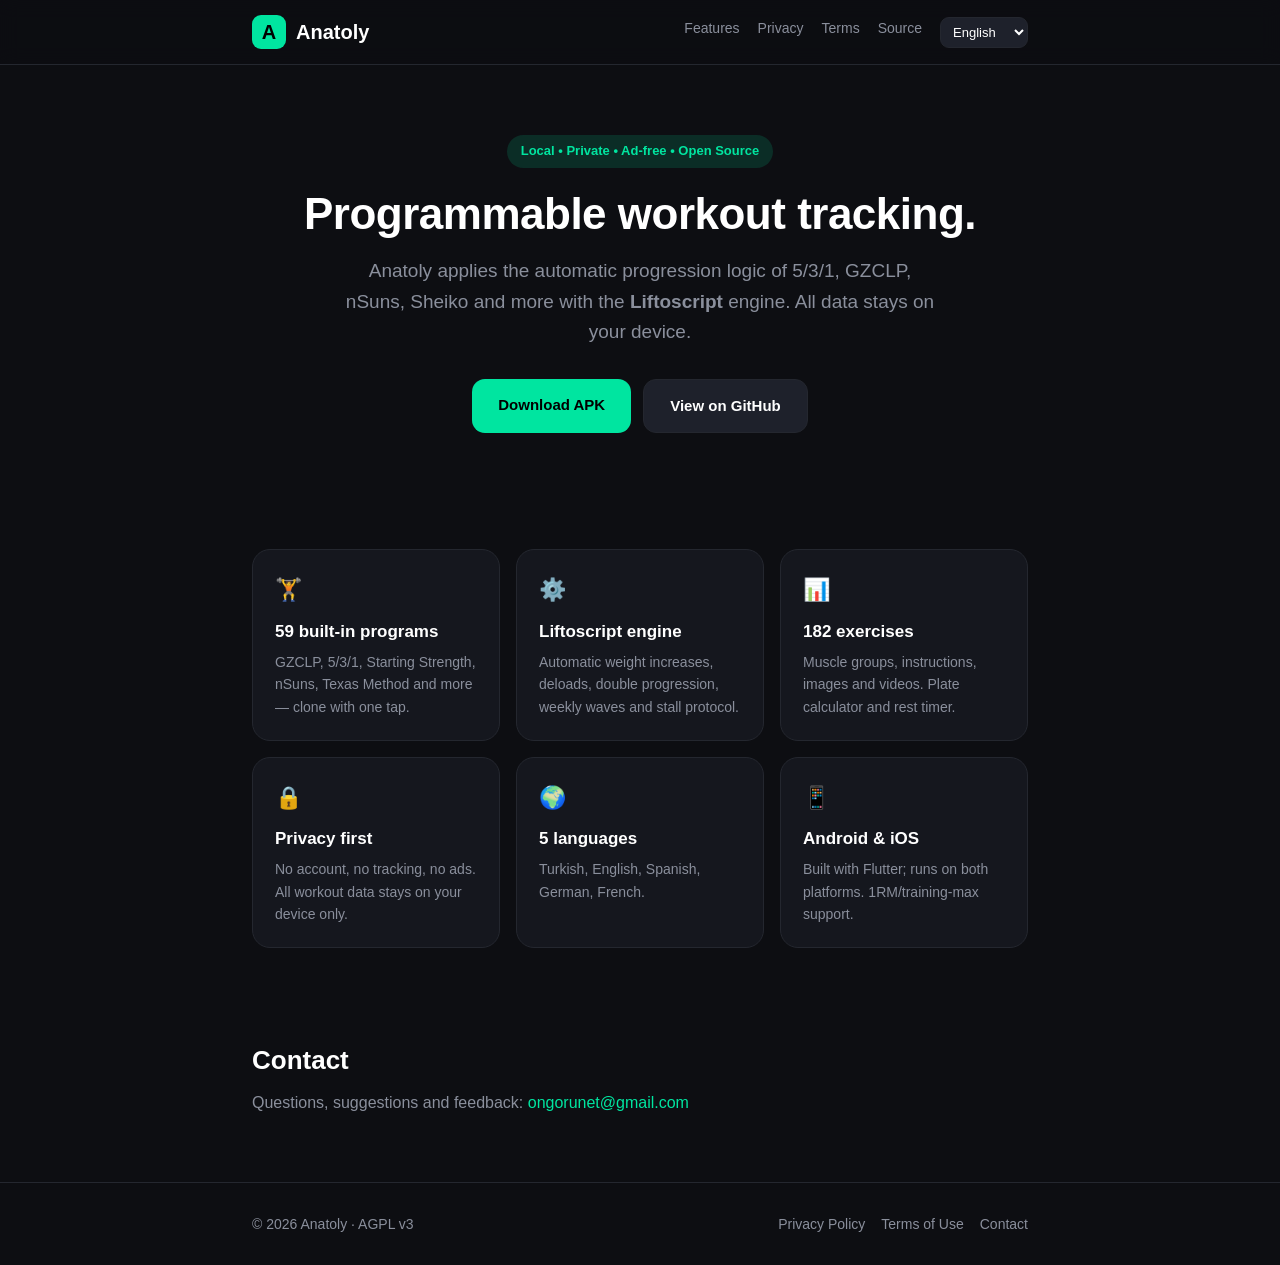
<file: site/index.html>
<!DOCTYPE html>
<html lang="tr">
<head>
  <meta charset="UTF-8" />
  <meta name="viewport" content="width=device-width, initial-scale=1.0" />
  <title>Anatoly — Programlanabilir Antrenman Takibi</title>
  <meta name="description" content="Anatoly: Liftoscript motoruyla her metodolojiyi uygulayabileceğin, programlanabilir ve güçlü bir antrenman takip uygulaması. Yerel, gizli, reklamsız." />
  <link rel="stylesheet" href="style.css" />
</head>
<body data-page="index">
  <header class="site">
    <div class="wrap">
      <div class="brand"><span class="logo">A</span> Anatoly</div>
      <nav>
        <a href="#ozellikler" data-i18n="nav.features">Özellikler</a>
        <a href="privacy.html" data-i18n="nav.privacy">Gizlilik</a>
        <a href="terms.html" data-i18n="nav.terms">Şartlar</a>
        <a href="https://github.com/minerd/anatoly" target="_blank" rel="noopener" data-i18n="nav.source">Kaynak</a>
        <select id="langSel" class="langsel" aria-label="Language"></select>
      </nav>
    </div>
  </header>

  <main class="wrap">
    <section class="hero">
      <span class="badge" data-i18n="hero.badge">Yerel • Gizli • Reklamsız • Açık Kaynak</span>
      <h1 data-i18n="hero.title">Programlanabilir antrenman takibi.</h1>
      <p class="sub" data-i18n-html="hero.sub"></p>
      <div class="cta">
        <a class="btn primary" href="https://github.com/minerd/anatoly/releases" target="_blank" rel="noopener" data-i18n="cta.download">APK İndir</a>
        <a class="btn ghost" href="https://github.com/minerd/anatoly" target="_blank" rel="noopener" data-i18n="cta.github">GitHub'da İncele</a>
      </div>
    </section>

    <section id="ozellikler">
      <div class="features">
        <div class="card"><div class="ic">🏋️</div><h3 data-i18n="f1t"></h3><p data-i18n="f1d"></p></div>
        <div class="card"><div class="ic">⚙️</div><h3 data-i18n="f2t"></h3><p data-i18n="f2d"></p></div>
        <div class="card"><div class="ic">📊</div><h3 data-i18n="f3t"></h3><p data-i18n="f3d"></p></div>
        <div class="card"><div class="ic">🔒</div><h3 data-i18n="f4t"></h3><p data-i18n="f4d"></p></div>
        <div class="card"><div class="ic">🌍</div><h3 data-i18n="f5t"></h3><p data-i18n="f5d"></p></div>
        <div class="card"><div class="ic">📱</div><h3 data-i18n="f6t"></h3><p data-i18n="f6d"></p></div>
      </div>
    </section>

    <section id="iletisim">
      <h2 data-i18n="contact.h">İletişim</h2>
      <p style="color:var(--dim)" data-i18n-html="contact.p"></p>
    </section>
  </main>

  <footer class="site">
    <div class="wrap">
      <div data-i18n="foot.copy">© 2026 Anatoly · AGPL v3</div>
      <nav>
        <a href="privacy.html" data-i18n="foot.privacy">Gizlilik Politikası</a>
        <a href="terms.html" data-i18n="foot.terms">Kullanım Şartları</a>
        <a href="mailto:ongorunet@gmail.com" data-i18n="foot.contact">İletişim</a>
      </nav>
    </div>
  </footer>
  <script src="i18n.js"></script>
</body>
</html>
</file>
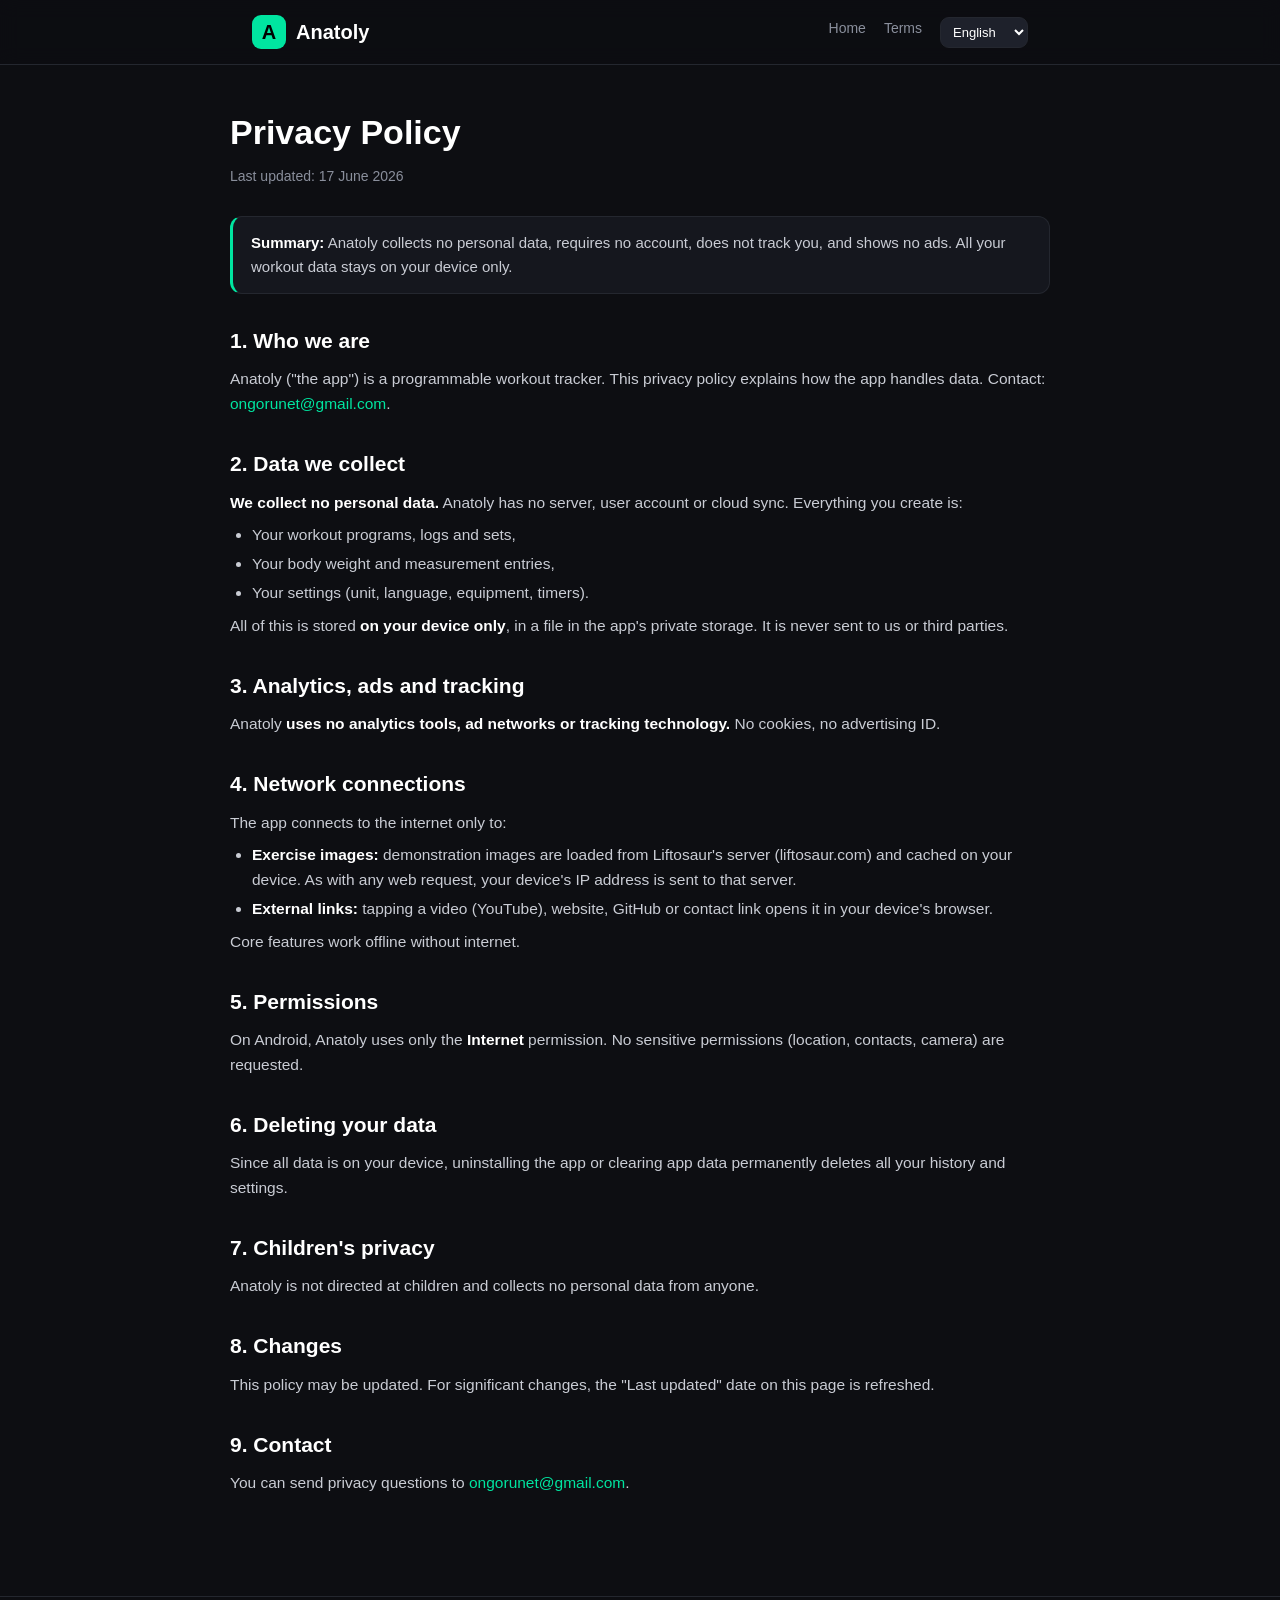
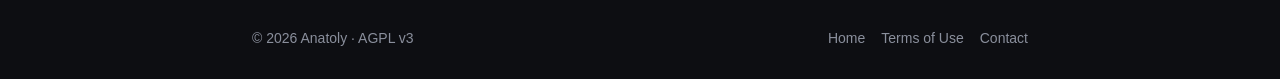
<file: site/privacy.html>
<!DOCTYPE html>
<html lang="tr">
<head>
  <meta charset="UTF-8" />
  <meta name="viewport" content="width=device-width, initial-scale=1.0" />
  <title>Gizlilik Politikası — Anatoly</title>
  <meta name="description" content="Anatoly gizlilik politikası. Anatoly hiçbir kişisel veri toplamaz; tüm veriler cihazda saklanır." />
  <link rel="stylesheet" href="style.css" />
</head>
<body data-page="privacy">
  <header class="site">
    <div class="wrap">
      <a class="brand" href="index.html" style="color:inherit"><span class="logo">A</span> Anatoly</a>
      <nav>
        <a href="index.html" data-i18n="nav.home">Ana Sayfa</a>
        <a href="terms.html" data-i18n="nav.terms">Şartlar</a>
        <select id="langSel" class="langsel" aria-label="Language"></select>
      </nav>
    </div>
  </header>

  <main class="wrap content">
    <h1 data-i18n="pp.h1">Gizlilik Politikası</h1>
    <p class="updated" data-i18n="pp.updated"></p>
    <div class="callout" data-i18n-html="pp.summary"></div>

    <h2 data-i18n="pp.s1h"></h2>
    <p data-i18n-html="pp.s1b"></p>

    <h2 data-i18n="pp.s2h"></h2>
    <p data-i18n-html="pp.s2b"></p>
    <ul data-i18n-html="pp.s2l"></ul>
    <p data-i18n-html="pp.s2n"></p>

    <h2 data-i18n="pp.s3h"></h2>
    <p data-i18n-html="pp.s3b"></p>

    <h2 data-i18n="pp.s4h"></h2>
    <p data-i18n-html="pp.s4b"></p>
    <ul data-i18n-html="pp.s4l"></ul>
    <p data-i18n-html="pp.s4n"></p>

    <h2 data-i18n="pp.s5h"></h2>
    <p data-i18n-html="pp.s5b"></p>

    <h2 data-i18n="pp.s6h"></h2>
    <p data-i18n-html="pp.s6b"></p>

    <h2 data-i18n="pp.s7h"></h2>
    <p data-i18n-html="pp.s7b"></p>

    <h2 data-i18n="pp.s8h"></h2>
    <p data-i18n-html="pp.s8b"></p>

    <h2 data-i18n="pp.s9h"></h2>
    <p data-i18n-html="pp.s9b"></p>
  </main>

  <footer class="site">
    <div class="wrap">
      <div data-i18n="foot.copy">© 2026 Anatoly · AGPL v3</div>
      <nav>
        <a href="index.html" data-i18n="nav.home">Ana Sayfa</a>
        <a href="terms.html" data-i18n="foot.terms">Kullanım Şartları</a>
        <a href="mailto:ongorunet@gmail.com" data-i18n="foot.contact">İletişim</a>
      </nav>
    </div>
  </footer>
  <script src="i18n.js"></script>
</body>
</html>
</file>
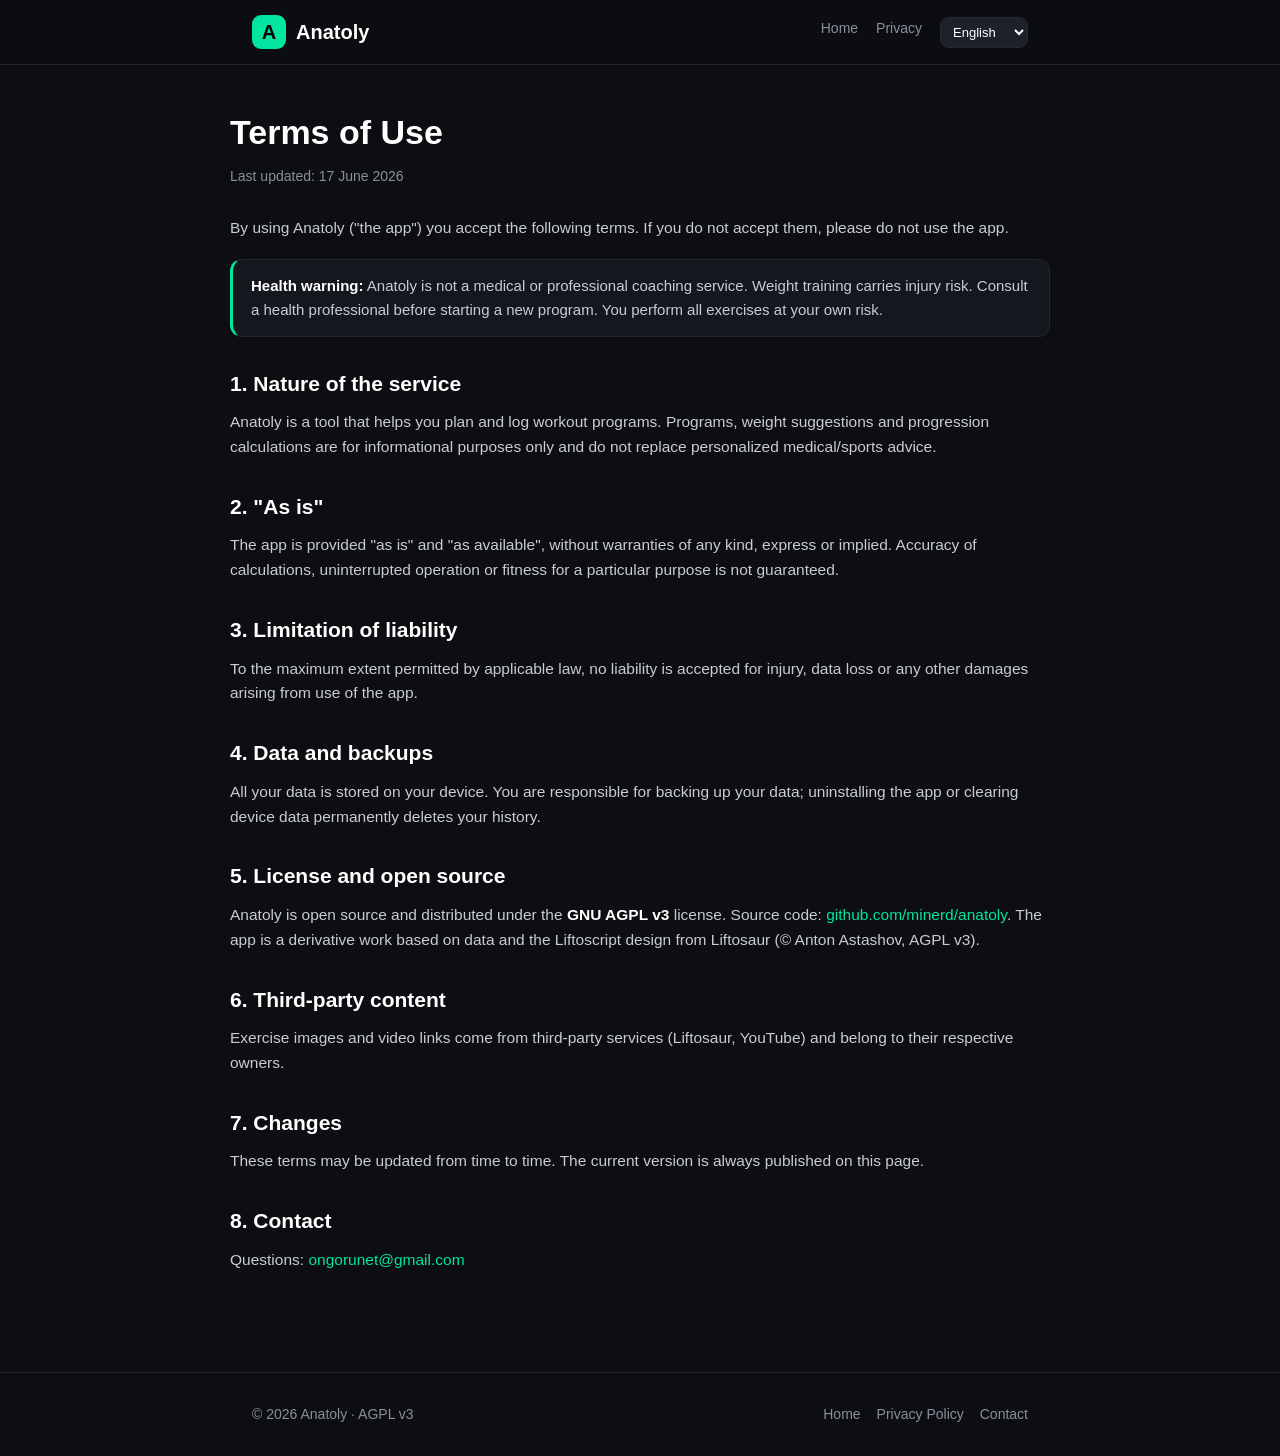
<file: site/terms.html>
<!DOCTYPE html>
<html lang="tr">
<head>
  <meta charset="UTF-8" />
  <meta name="viewport" content="width=device-width, initial-scale=1.0" />
  <title>Kullanım Şartları — Anatoly</title>
  <meta name="description" content="Anatoly kullanım şartları ve sağlık sorumluluk reddi." />
  <link rel="stylesheet" href="style.css" />
</head>
<body data-page="terms">
  <header class="site">
    <div class="wrap">
      <a class="brand" href="index.html" style="color:inherit"><span class="logo">A</span> Anatoly</a>
      <nav>
        <a href="index.html" data-i18n="nav.home">Ana Sayfa</a>
        <a href="privacy.html" data-i18n="nav.privacy">Gizlilik</a>
        <select id="langSel" class="langsel" aria-label="Language"></select>
      </nav>
    </div>
  </header>

  <main class="wrap content">
    <h1 data-i18n="tt.h1">Kullanım Şartları</h1>
    <p class="updated" data-i18n="tt.updated"></p>
    <p data-i18n="tt.intro"></p>
    <div class="callout" data-i18n-html="tt.health"></div>

    <h2 data-i18n="tt.s1h"></h2>
    <p data-i18n-html="tt.s1b"></p>
    <h2 data-i18n="tt.s2h"></h2>
    <p data-i18n-html="tt.s2b"></p>
    <h2 data-i18n="tt.s3h"></h2>
    <p data-i18n-html="tt.s3b"></p>
    <h2 data-i18n="tt.s4h"></h2>
    <p data-i18n-html="tt.s4b"></p>
    <h2 data-i18n="tt.s5h"></h2>
    <p data-i18n-html="tt.s5b"></p>
    <h2 data-i18n="tt.s6h"></h2>
    <p data-i18n-html="tt.s6b"></p>
    <h2 data-i18n="tt.s7h"></h2>
    <p data-i18n-html="tt.s7b"></p>
    <h2 data-i18n="tt.s8h"></h2>
    <p data-i18n-html="tt.s8b"></p>
  </main>

  <footer class="site">
    <div class="wrap">
      <div data-i18n="foot.copy">© 2026 Anatoly · AGPL v3</div>
      <nav>
        <a href="index.html" data-i18n="nav.home">Ana Sayfa</a>
        <a href="privacy.html" data-i18n="foot.privacy">Gizlilik Politikası</a>
        <a href="mailto:ongorunet@gmail.com" data-i18n="foot.contact">İletişim</a>
      </nav>
    </div>
  </footer>
  <script src="i18n.js"></script>
</body>
</html>
</file>
<file: site/style.css>
:root {
  --bg: #0d0e12;
  --surface: #15171e;
  --surface-high: #1e212b;
  --accent: #00e5a0;
  --accent2: #5b8def;
  --text: #ffffff;
  --dim: #8a8f9c;
  --border: #24272f;
}

* { box-sizing: border-box; margin: 0; padding: 0; }

html { scroll-behavior: smooth; }

body {
  background: var(--bg);
  color: var(--text);
  font-family: -apple-system, BlinkMacSystemFont, "Segoe UI", Inter, Roboto, Arial, sans-serif;
  line-height: 1.6;
  -webkit-font-smoothing: antialiased;
}

a { color: var(--accent); text-decoration: none; }
a:hover { text-decoration: underline; }

.wrap { max-width: 820px; margin: 0 auto; padding: 0 22px; }

/* Header / nav */
header.site {
  position: sticky; top: 0; z-index: 10;
  background: rgba(13, 14, 18, 0.85);
  backdrop-filter: blur(10px);
  border-bottom: 1px solid var(--border);
}
header.site .wrap {
  display: flex; align-items: center; gap: 14px;
  height: 64px;
}
.brand { display: flex; align-items: center; gap: 10px; font-weight: 800; font-size: 20px; }
.brand .logo {
  width: 34px; height: 34px; border-radius: 9px; background: var(--accent);
  display: grid; place-items: center; color: #000; font-weight: 900;
}
header.site nav { margin-left: auto; display: flex; gap: 18px; font-size: 14px; }
header.site nav a { color: var(--dim); }
header.site nav a:hover { color: var(--text); text-decoration: none; }
.langsel {
  background: var(--surface-high); color: var(--text);
  border: 1px solid var(--border); border-radius: 9px;
  padding: 6px 8px; font-size: 13px; cursor: pointer; font-family: inherit;
}
.langsel:focus { outline: none; border-color: var(--accent); }

/* Hero */
.hero { padding: 70px 0 50px; text-align: center; }
.hero .badge {
  display: inline-block; padding: 6px 14px; border-radius: 20px;
  background: rgba(0, 229, 160, 0.14); color: var(--accent);
  font-size: 13px; font-weight: 600; margin-bottom: 22px;
}
.hero h1 { font-size: 44px; line-height: 1.1; font-weight: 800; letter-spacing: -0.5px; }
.hero p.sub { color: var(--dim); font-size: 19px; margin: 18px auto 0; max-width: 600px; }
.cta { margin-top: 32px; display: flex; gap: 12px; justify-content: center; flex-wrap: wrap; }
.btn {
  display: inline-block; padding: 14px 26px; border-radius: 13px;
  font-weight: 700; font-size: 15px;
}
.btn.primary { background: var(--accent); color: #000; }
.btn.primary:hover { text-decoration: none; opacity: 0.92; }
.btn.ghost { background: var(--surface-high); color: var(--text); border: 1px solid var(--border); }
.btn.ghost:hover { text-decoration: none; border-color: var(--accent); }

/* Features */
.features { display: grid; grid-template-columns: repeat(auto-fit, minmax(230px, 1fr)); gap: 16px; margin: 40px 0; }
.card {
  background: var(--surface); border: 1px solid var(--border);
  border-radius: 18px; padding: 22px;
}
.card h3 { font-size: 17px; margin-bottom: 6px; }
.card p { color: var(--dim); font-size: 14px; }
.card .ic { font-size: 22px; margin-bottom: 10px; }

/* Sections */
section { padding: 26px 0; }
section h2 { font-size: 26px; margin-bottom: 8px; }

/* Legal / content pages */
.content { padding: 40px 0 60px; }
.content h1 { font-size: 34px; margin-bottom: 6px; }
.content .updated { color: var(--dim); font-size: 14px; margin-bottom: 28px; }
.content h2 { font-size: 21px; margin: 30px 0 10px; }
.content h3 { font-size: 17px; margin: 20px 0 8px; }
.content p, .content li { color: #c9ccd4; font-size: 15.5px; }
.content ul { margin: 8px 0 8px 22px; }
.content li { margin: 4px 0; }
.content strong { color: var(--text); }
.callout {
  background: var(--surface); border: 1px solid var(--border);
  border-left: 3px solid var(--accent); border-radius: 12px;
  padding: 14px 18px; margin: 18px 0; color: #c9ccd4; font-size: 15px;
}

/* Footer */
footer.site {
  border-top: 1px solid var(--border); margin-top: 40px;
  padding: 30px 0; color: var(--dim); font-size: 14px;
}
footer.site .wrap { display: flex; flex-wrap: wrap; gap: 16px; align-items: center; }
footer.site nav { display: flex; gap: 16px; margin-left: auto; }
footer.site nav a { color: var(--dim); }

@media (max-width: 560px) {
  .hero h1 { font-size: 34px; }
  header.site nav { gap: 12px; }
}
</file>
